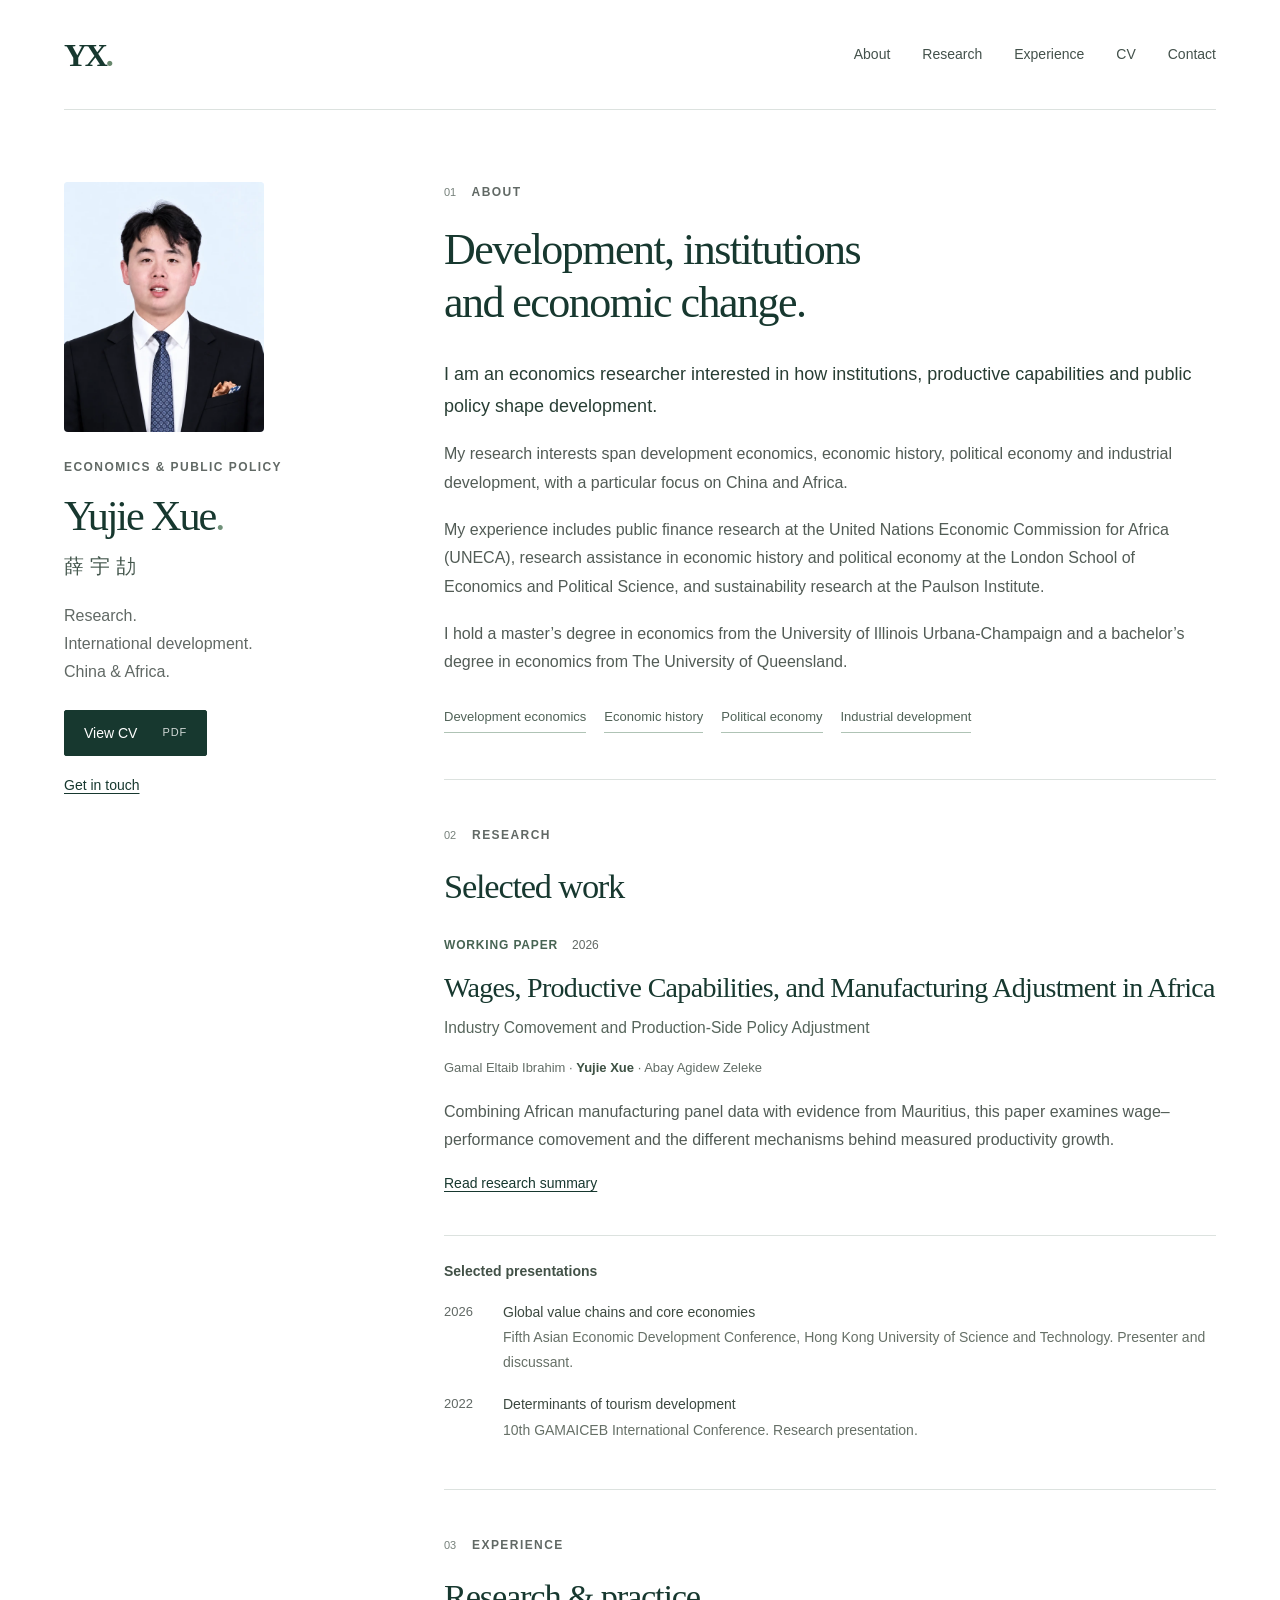
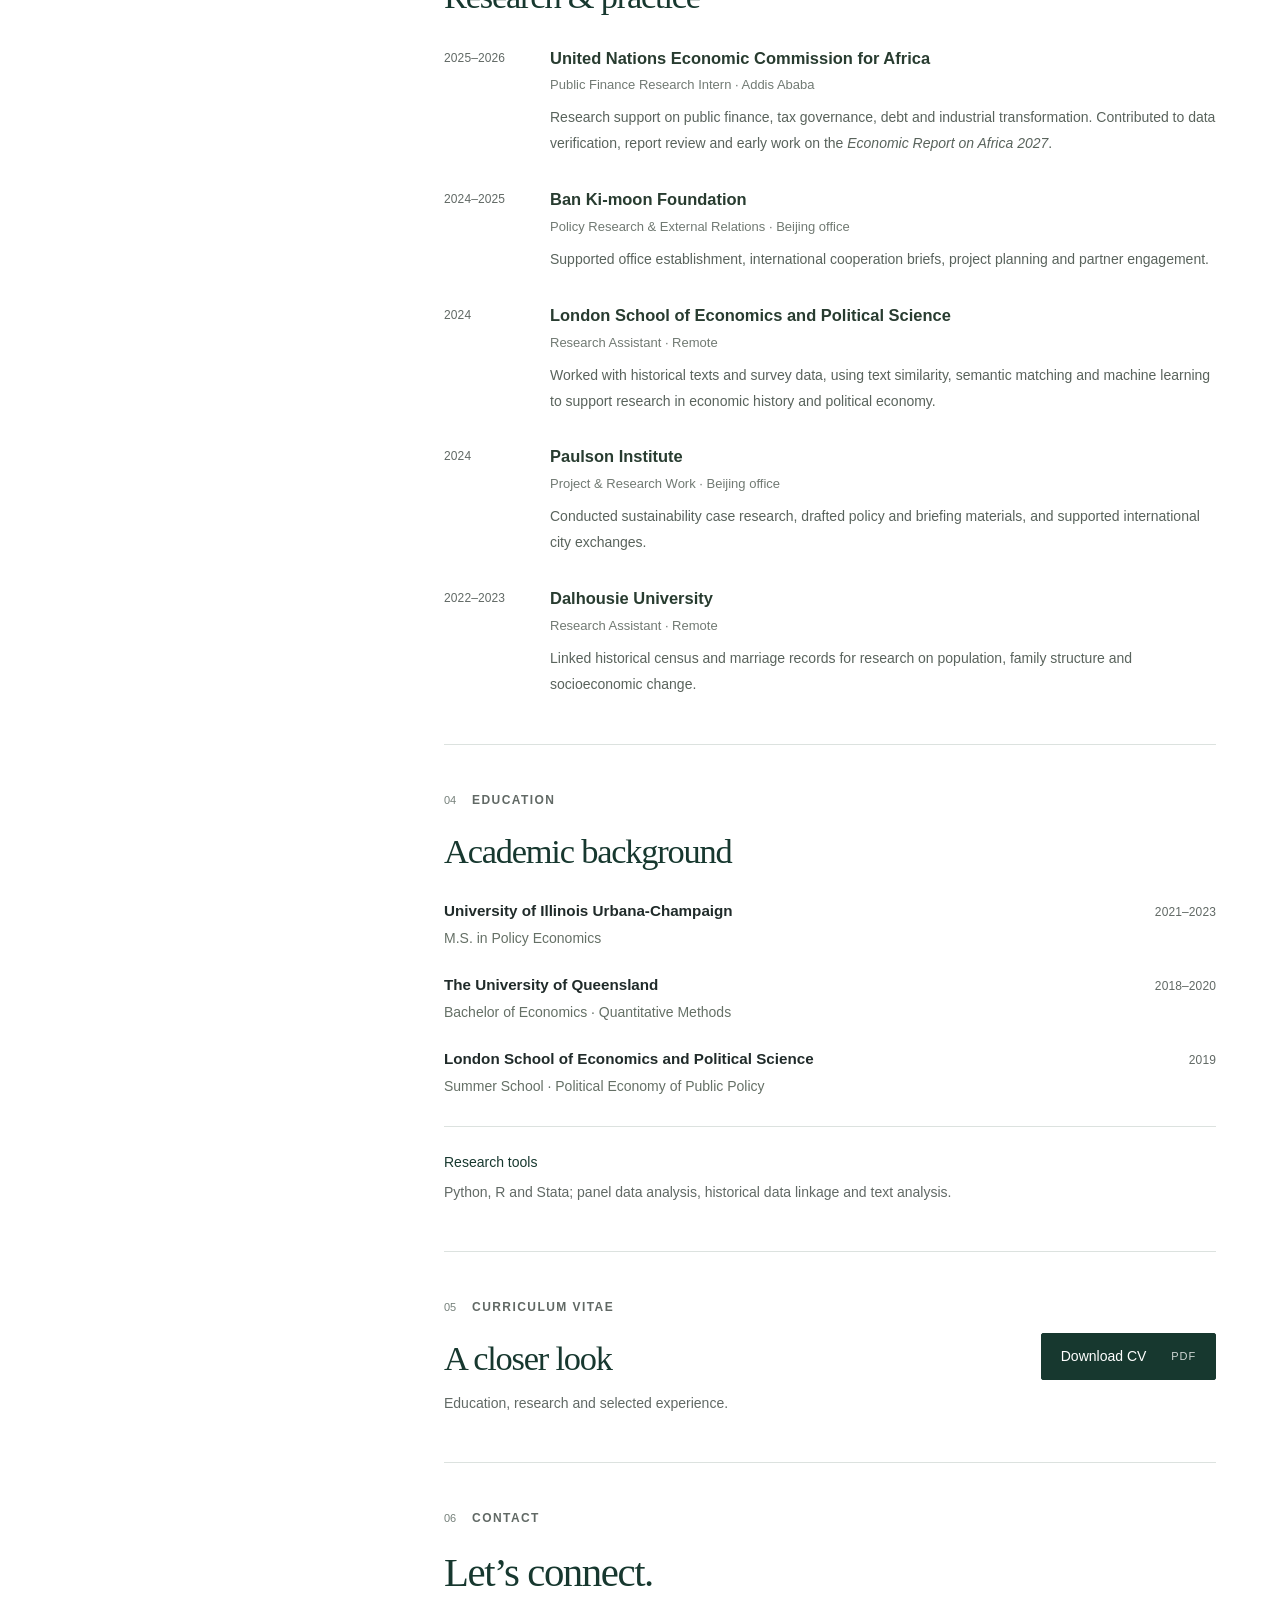
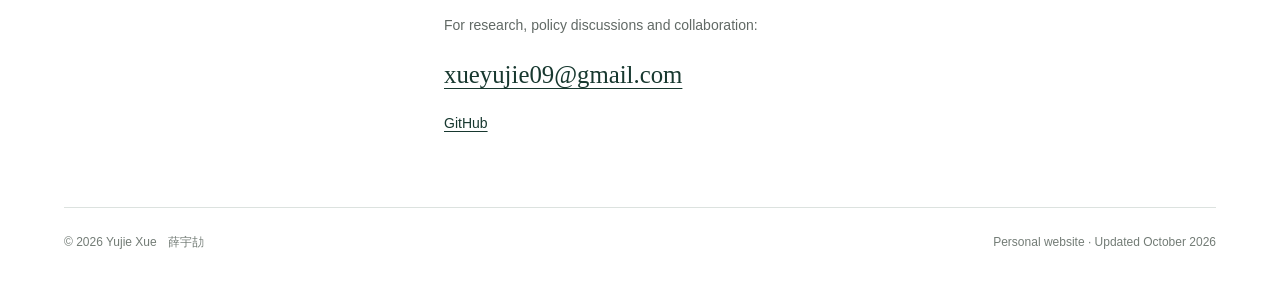
<file: index.html>
<!doctype html>
<html lang="en">
<head>
  <meta charset="utf-8">
  <meta name="viewport" content="width=device-width, initial-scale=1">
  <title>Yujie Xue (薛宇劼) | Economics, Research &amp; International Development</title>
  <meta name="description" content="Yujie Xue (薛宇劼): research in development economics, economic history, political economy and industrial development, with a focus on China and Africa.">
  <meta name="author" content="Yujie Xue">
  <meta name="robots" content="index, follow, max-image-preview:large">
  <meta name="theme-color" content="#17382f">
  <link rel="canonical" href="https://yujie-xue.github.io/">
  <meta property="og:type" content="profile">
  <meta property="og:title" content="Yujie Xue | 薛宇劼">
  <meta property="og:description" content="Economics, research and international development. Research interests in development, economic history, political economy, China and Africa.">
  <meta property="og:url" content="https://yujie-xue.github.io/">
  <meta property="og:site_name" content="Yujie Xue">
  <meta property="og:locale" content="en_US">
  <meta name="twitter:card" content="summary">
  <link rel="icon" href="assets/favicon.svg" type="image/svg+xml">
  <link rel="stylesheet" href="assets/styles.css">
  <script type="application/ld+json">
  {
    "@context": "https://schema.org",
    "@type": "ProfilePage",
    "url": "https://yujie-xue.github.io/",
    "name": "Yujie Xue (薛宇劼)",
    "mainEntity": {
      "@type": "Person",
      "@id": "https://yujie-xue.github.io/#person",
      "name": "Yujie Xue",
      "alternateName": ["薛宇劼"],
      "image": "https://yujie-xue.github.io/assets/yujie-xue-portrait.webp",
      "url": "https://yujie-xue.github.io/",
      "sameAs": ["https://github.com/yujie-xue"],
      "email": "mailto:xueyujie09@gmail.com",
      "alumniOf": [
        {"@type": "CollegeOrUniversity", "name": "University of Illinois Urbana-Champaign"},
        {"@type": "CollegeOrUniversity", "name": "The University of Queensland"}
      ],
      "knowsAbout": ["Development economics", "Economic history", "Political economy", "Industrial development", "China", "Africa"]
    }
  }
  </script>
</head>
<body>
  <a class="skip-link" href="#main">Skip to content</a>
  <header class="site-header">
    <a class="wordmark" href="./" aria-label="Yujie Xue home">YX<span class="wordmark-dot">.</span></a>
    <nav aria-label="Main navigation">
      <a href="#about">About</a>
      <a href="#research">Research</a>
      <a href="#experience">Experience</a>
      <a href="#cv">CV</a>
      <a href="#contact">Contact</a>
    </nav>
  </header>

  <div class="page-layout">
    <aside class="profile profile--portrait" aria-label="Profile">
      <div class="profile-rule"></div>
      <img class="profile-photo" src="assets/yujie-xue-portrait.webp" alt="Portrait of Yujie Xue" width="560" height="700" fetchpriority="high" decoding="async">
      <p class="eyebrow">Economics &amp; public policy</p>
      <h1>Yujie<br> Xue<span class="name-period">.</span></h1>
      <p class="chinese-name" lang="zh-Hans">薛宇劼</p>
      <p class="profile-description">Research. <br>International development. <br>China &amp; Africa.</p>
      <div class="profile-links">
        <a class="button" href="assets/Yujie_Xue_CV.pdf">View CV <span class="button-meta">PDF</span></a>
        <a class="text-link" href="mailto:xueyujie09@gmail.com">Get in touch</a>
      </div>
      <div class="profile-note">
        <span class="eyebrow">Education</span>
        <p>University of Illinois<br>Urbana-Champaign <span class="degree-note">M.S.</span></p>
        <p>The University of Queensland <span class="degree-note">B.Econ.</span></p>
      </div>
    </aside>

    <main id="main">
      <section id="about" class="about-section" aria-labelledby="about-title">
        <p class="section-label"><span>01</span> About</p>
        <h2 id="about-title" class="intro-heading">Development, institutions<br>and economic change.</h2>
        <p class="lead">I am an economics researcher interested in how institutions, productive capabilities and public policy shape development.</p>
        <p>My research interests span development economics, economic history, political economy and industrial development, with a particular focus on China and Africa.</p>
        <p>My experience includes public finance research at the United Nations Economic Commission for Africa (UNECA), research assistance in economic history and political economy at the London School of Economics and Political Science, and sustainability research at the Paulson Institute.</p>
        <p>I hold a master’s degree in economics from the University of Illinois Urbana-Champaign and a bachelor’s degree in economics from The University of Queensland.</p>
        <ul class="interest-list" aria-label="Research interests">
          <li>Development economics</li><li>Economic history</li><li>Political economy</li><li>Industrial development</li>
        </ul>
      </section>

      <section id="research" aria-labelledby="research-title">
        <p class="section-label"><span>02</span> Research</p>
        <h2 id="research-title">Selected work</h2>
        <article class="paper">
          <p class="meta"><span class="paper-type">Working paper</span><span>2026</span></p>
          <h3><a href="research/manufacturing-africa/">Wages, Productive Capabilities, and Manufacturing Adjustment in Africa</a></h3>
          <p class="paper-subtitle">Industry Comovement and Production-Side Policy Adjustment</p>
          <p class="authors">Gamal Eltaib Ibrahim · <strong>Yujie Xue</strong> · Abay Agidew Zeleke</p>
          <p>Combining African manufacturing panel data with evidence from Mauritius, this paper examines wage–performance comovement and the different mechanisms behind measured productivity growth.</p>
          <a class="text-link" href="research/manufacturing-africa/">Read research summary</a>
        </article>
        <div class="presentations">
          <h3 class="small-heading">Selected presentations</h3>
          <div class="presentation-row"><span class="year">2026</span><p><strong>Global value chains and core economies</strong><br>Fifth Asian Economic Development Conference, Hong Kong University of Science and Technology. Presenter and discussant.</p></div>
          <div class="presentation-row"><span class="year">2022</span><p><strong>Determinants of tourism development</strong><br>10th GAMAICEB International Conference. Research presentation.</p></div>
        </div>
      </section>

      <section id="experience" aria-labelledby="experience-title">
        <p class="section-label"><span>03</span> Experience</p>
        <h2 id="experience-title">Research &amp; practice</h2>
        <div class="experience-list">
          <article class="experience-item">
            <p class="date-range">2025–2026</p>
            <div><h3>United Nations Economic Commission for Africa</h3><p class="role">Public Finance Research Intern · Addis Ababa</p><p>Research support on public finance, tax governance, debt and industrial transformation. Contributed to data verification, report review and early work on the <em>Economic Report on Africa 2027</em>.</p></div>
          </article>
          <article class="experience-item">
            <p class="date-range">2024–2025</p>
            <div><h3>Ban Ki-moon Foundation</h3><p class="role">Policy Research &amp; External Relations · Beijing office</p><p>Supported office establishment, international cooperation briefs, project planning and partner engagement.</p></div>
          </article>
          <article class="experience-item">
            <p class="date-range">2024</p>
            <div><h3>London School of Economics and Political Science</h3><p class="role">Research Assistant · Remote</p><p>Worked with historical texts and survey data, using text similarity, semantic matching and machine learning to support research in economic history and political economy.</p></div>
          </article>
          <article class="experience-item">
            <p class="date-range">2024</p>
            <div><h3>Paulson Institute</h3><p class="role">Project &amp; Research Work · Beijing office</p><p>Conducted sustainability case research, drafted policy and briefing materials, and supported international city exchanges.</p></div>
          </article>
          <article class="experience-item">
            <p class="date-range">2022–2023</p>
            <div><h3>Dalhousie University</h3><p class="role">Research Assistant · Remote</p><p>Linked historical census and marriage records for research on population, family structure and socioeconomic change.</p></div>
          </article>
        </div>
      </section>

      <section id="education" aria-labelledby="education-title">
        <p class="section-label"><span>04</span> Education</p>
        <h2 id="education-title">Academic background</h2>
        <div class="education-row"><div><h3>University of Illinois Urbana-Champaign</h3><p>M.S. in Policy Economics</p></div><span class="date-range">2021–2023</span></div>
        <div class="education-row"><div><h3>The University of Queensland</h3><p>Bachelor of Economics · Quantitative Methods</p></div><span class="date-range">2018–2020</span></div>
        <div class="education-row"><div><h3>London School of Economics and Political Science</h3><p>Summer School · Political Economy of Public Policy</p></div><span class="date-range">2019</span></div>
        <p class="methods"><strong>Research tools</strong> Python, R and Stata; panel data analysis, historical data linkage and text analysis.</p>
      </section>

      <section id="cv" class="cv-section" aria-labelledby="cv-title">
        <div><p class="section-label"><span>05</span> Curriculum vitae</p><h2 id="cv-title">A closer look</h2><p>Education, research and selected experience.</p></div>
        <a class="button" href="assets/Yujie_Xue_CV.pdf" download="Yujie_Xue_CV.pdf">Download CV <span class="button-meta">PDF</span></a>
      </section>

      <section id="contact" class="contact-section" aria-labelledby="contact-title">
        <p class="section-label"><span>06</span> Contact</p>
        <h2 id="contact-title">Let’s connect.</h2>
        <p>For research, policy discussions and collaboration:</p>
        <a class="email-link" href="mailto:xueyujie09@gmail.com">xueyujie09@gmail.com</a>
        <a class="contact-github text-link" href="https://github.com/yujie-xue">GitHub</a>
      </section>
    </main>
  </div>
  <footer class="site-footer"><p>© 2026 Yujie Xue <span lang="zh-Hans">薛宇劼</span></p><p>Personal website · Updated October 2026</p></footer>
</body>
</html>
</file>
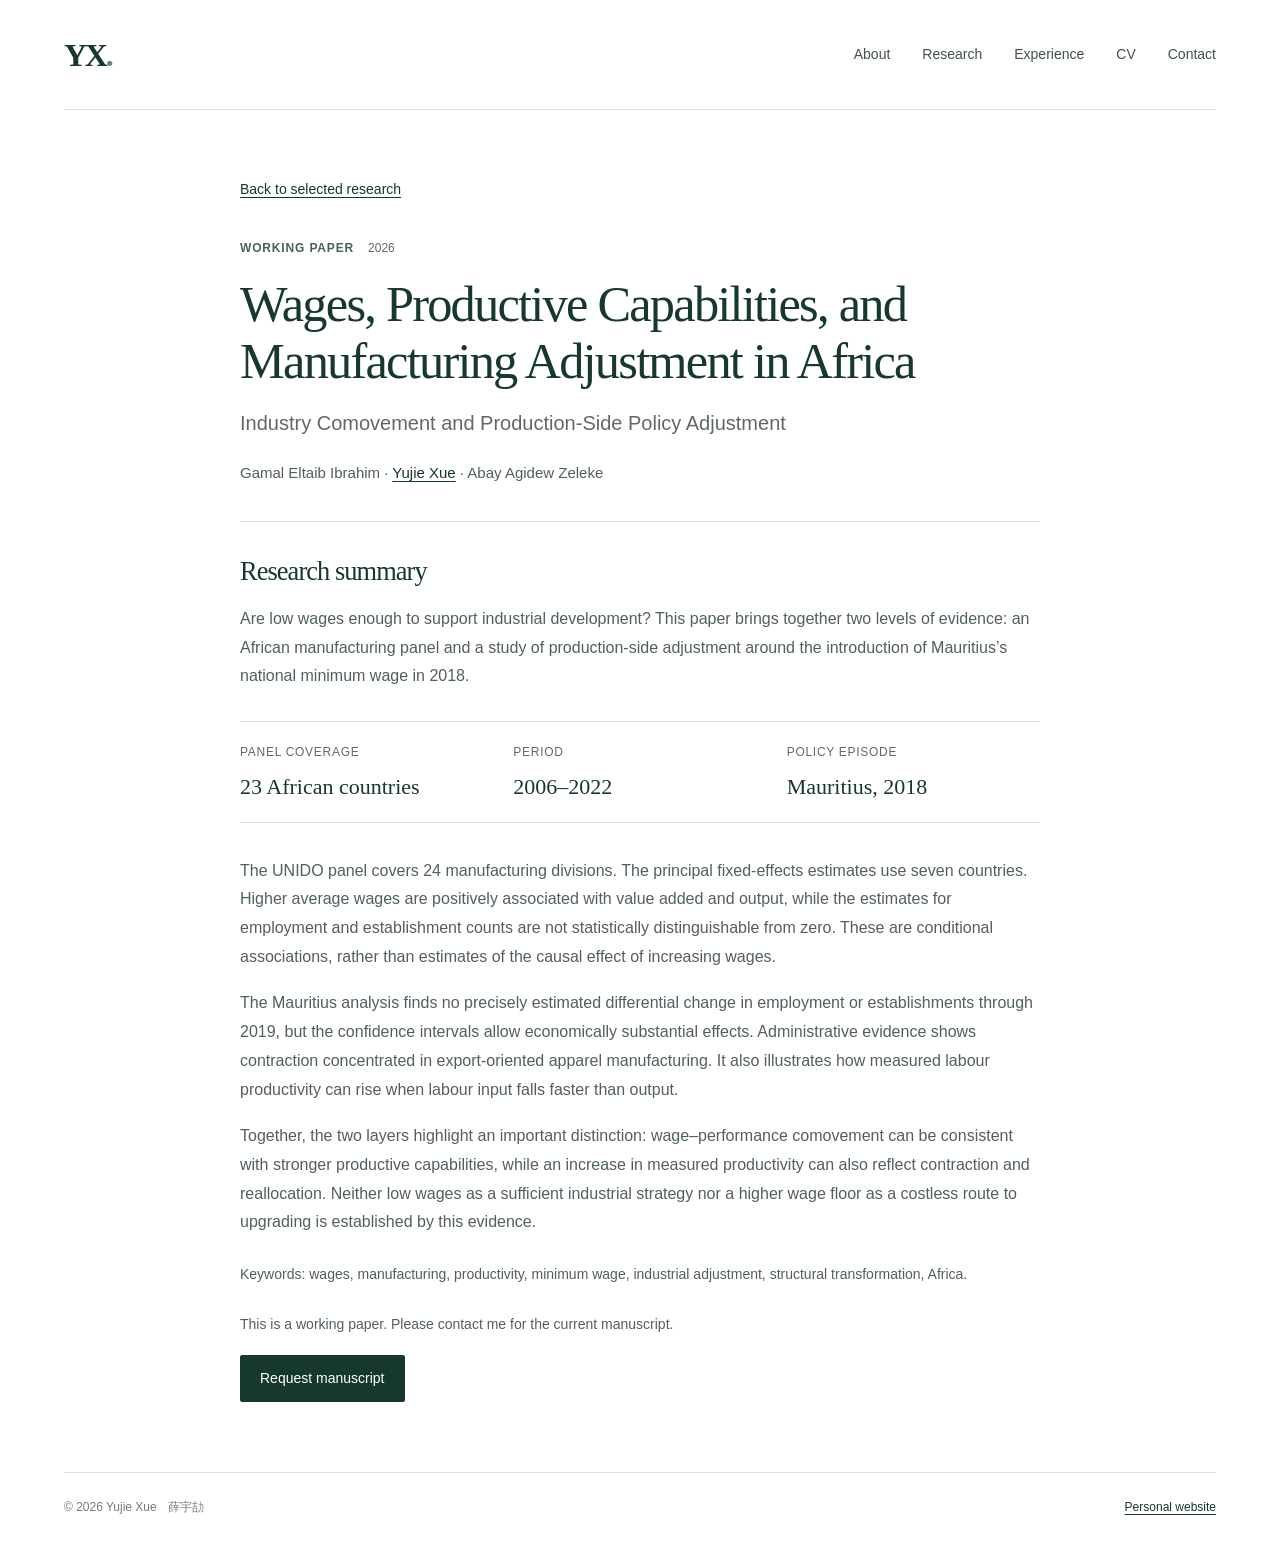
<file: research/manufacturing-africa/index.html>
<!doctype html>
<html lang="en">
<head>
  <meta charset="utf-8">
  <meta name="viewport" content="width=device-width, initial-scale=1">
  <title>Wages &amp; Manufacturing Adjustment in Africa | Yujie Xue</title>
  <meta name="description" content="A working paper by Gamal Eltaib Ibrahim, Yujie Xue and Abay Agidew Zeleke on wages, productive capabilities and manufacturing adjustment in Africa.">
  <meta name="robots" content="index, follow">
  <meta name="theme-color" content="#17382f">
  <link rel="canonical" href="https://yujie-xue.github.io/research/manufacturing-africa/">
  <link rel="icon" href="../../assets/favicon.svg" type="image/svg+xml">
  <link rel="stylesheet" href="../../assets/styles.css">
  <meta property="og:type" content="article">
  <meta property="og:title" content="Wages, Productive Capabilities, and Manufacturing Adjustment in Africa">
  <meta property="og:description" content="Working paper by Gamal Eltaib Ibrahim, Yujie Xue and Abay Agidew Zeleke.">
  <meta property="og:url" content="https://yujie-xue.github.io/research/manufacturing-africa/">
  <meta property="og:site_name" content="Yujie Xue">
  <script type="application/ld+json">
  {
    "@context":"https://schema.org",
    "@type":"ScholarlyArticle",
    "headline":"Wages, Productive Capabilities, and Manufacturing Adjustment in Africa — Industry Comovement and Production-Side Policy Adjustment",
    "author":[
      {"@type":"Person","name":"Gamal Eltaib Ibrahim"},
      {"@type":"Person","name":"Yujie Xue","url":"https://yujie-xue.github.io/","@id":"https://yujie-xue.github.io/#person"},
      {"@type":"Person","name":"Abay Agidew Zeleke"}
    ],
    "url":"https://yujie-xue.github.io/research/manufacturing-africa/",
    "creativeWorkStatus":"Working paper",
    "inLanguage":"en",
    "keywords":["Wages","Manufacturing","Productivity","Minimum wage","Industrial adjustment","Africa"]
  }
  </script>
</head>
<body>
  <a class="skip-link" href="#main">Skip to content</a>
  <header class="site-header"><a class="wordmark" href="../../" aria-label="Yujie Xue home">YX<span class="wordmark-dot">.</span></a><nav aria-label="Main navigation"><a href="../../#about">About</a><a href="../../#research">Research</a><a href="../../#experience">Experience</a><a href="../../#cv">CV</a><a href="../../#contact">Contact</a></nav></header>
  <main id="main" class="article-layout">
    <a class="back-link" href="../../#research">Back to selected research</a>
    <p class="meta"><span class="paper-type">Working paper</span><span>2026</span></p>
    <h1>Wages, Productive Capabilities, and Manufacturing Adjustment in Africa</h1>
    <p class="article-subtitle">Industry Comovement and Production-Side Policy Adjustment</p>
    <p class="article-authors">Gamal Eltaib Ibrahim · <a href="../../">Yujie Xue</a> · Abay Agidew Zeleke</p>
    <div class="article-summary">
      <h2>Research summary</h2>
      <p>Are low wages enough to support industrial development? This paper brings together two levels of evidence: an African manufacturing panel and a study of production-side adjustment around the introduction of Mauritius’s national minimum wage in 2018.</p>
      <dl class="research-facts"><div><dt>Panel coverage</dt><dd>23 African countries</dd></div><div><dt>Period</dt><dd>2006–2022</dd></div><div><dt>Policy episode</dt><dd>Mauritius, 2018</dd></div></dl>
      <p>The UNIDO panel covers 24 manufacturing divisions. The principal fixed-effects estimates use seven countries. Higher average wages are positively associated with value added and output, while the estimates for employment and establishment counts are not statistically distinguishable from zero. These are conditional associations, rather than estimates of the causal effect of increasing wages.</p>
      <p>The Mauritius analysis finds no precisely estimated differential change in employment or establishments through 2019, but the confidence intervals allow economically substantial effects. Administrative evidence shows contraction concentrated in export-oriented apparel manufacturing. It also illustrates how measured labour productivity can rise when labour input falls faster than output.</p>
      <p>Together, the two layers highlight an important distinction: wage–performance comovement can be consistent with stronger productive capabilities, while an increase in measured productivity can also reflect contraction and reallocation. Neither low wages as a sufficient industrial strategy nor a higher wage floor as a costless route to upgrading is established by this evidence.</p>
      <p class="article-note">Keywords: wages, manufacturing, productivity, minimum wage, industrial adjustment, structural transformation, Africa.</p>
      <p class="article-note">This is a working paper. Please contact me for the current manuscript.</p>
      <p><a class="button" href="mailto:xueyujie09@gmail.com?subject=Working%20paper%20request%3A%20Manufacturing%20adjustment%20in%20Africa">Request manuscript</a></p>
    </div>
  </main>
  <footer class="site-footer"><p>© 2026 Yujie Xue <span lang="zh-Hans">薛宇劼</span></p><p><a href="../../">Personal website</a></p></footer>
</body>
</html>
</file>
<file: assets/styles.css>
:root{--ink:#202b2a;--muted:#616965;--green:#17382f;--line:#dce2df;--paper:#fff;--wash:#f4f7f5;--accent:#356d56;--serif:Georgia,'Times New Roman','Noto Serif CJK SC',serif;--sans:Inter,-apple-system,BlinkMacSystemFont,'Segoe UI',Arial,'Microsoft YaHei',sans-serif}
*{box-sizing:border-box}
html{scroll-behavior:smooth;scroll-padding-top:3rem}
body{margin:0;color:var(--ink);background:var(--paper);font-family:var(--sans);font-size:16px;line-height:1.8;-webkit-font-smoothing:antialiased}
a{color:var(--green);text-decoration-thickness:1px;text-underline-offset:.22em}
a:hover{color:var(--accent)}
a:focus-visible,button:focus-visible{outline:3px solid #b06515;outline-offset:5px;border-radius:2px}
::selection{background:#dfeade;color:var(--green)}
h1,h2,h3,p{margin:0}
h1,h2{font-family:var(--serif);font-weight:400;letter-spacing:-.035em;line-height:1.15}
h2{font-size:2.15rem;color:var(--green);margin:0 0 1.8rem}
h3{font-size:1.03rem;line-height:1.5;font-weight:600}
p+p{margin-top:1.1rem}
.site-header,.page-layout,.site-footer{width:min(1152px,calc(100% - 112px));margin-inline:auto}
.site-header{height:110px;display:flex;align-items:center;justify-content:space-between;border-bottom:1px solid var(--line);gap:2rem}
.wordmark{font-family:var(--serif);font-size:2rem;font-weight:700;letter-spacing:-.07em;text-decoration:none;line-height:1;min-width:58px}
.wordmark-dot{color:#67876c}
nav{display:flex;gap:2rem;align-items:center;flex-wrap:wrap}
nav a{font-size:.875rem;text-decoration:none;color:#43514b}
nav a:hover{text-decoration:underline}
.page-layout{display:grid;grid-template-columns:280px minmax(0,1fr);column-gap:100px;align-items:start;padding-top:72px}
.profile{position:sticky;top:45px;padding-bottom:40px}
.profile-rule{width:44px;height:3px;background:var(--green);margin-bottom:29px}
.eyebrow,.section-label{font-size:.75rem;font-weight:600;letter-spacing:.12em;text-transform:uppercase;line-height:1.7;color:var(--muted)}
.profile h1{font-size:5rem;line-height:.99;color:var(--green);margin:24px 0 17px;letter-spacing:-.06em}
.name-period{color:#709179}
.chinese-name{font-size:1.45rem;font-weight:400;letter-spacing:.3em;line-height:1.6;color:#43564c;margin:0}
.profile-description{line-height:1.75;color:var(--muted);margin-top:30px;font-size:1rem}
.profile-links{display:flex;flex-direction:column;align-items:flex-start;gap:18px;margin-top:31px}
.button{display:inline-flex;align-items:center;justify-content:center;gap:25px;background:var(--green);color:#fff;border:1px solid var(--green);padding:11px 19px;font-size:.875rem;line-height:1.6;text-decoration:none;border-radius:2px;transition:background .15s}
.button:hover{background:#2b5042;color:#fff}
.button-meta{font-size:.6875rem;letter-spacing:.08em;opacity:.8}
.text-link{font-size:.875rem;font-weight:500;line-height:1.7}
.profile-note{border-top:1px solid var(--line);padding-top:24px;margin-top:42px;max-width:240px;font-size:.8125rem;line-height:1.7;color:var(--muted)}
.profile-note p{margin-top:12px}
.degree-note{font-size:.75rem;display:inline-block;color:var(--green);margin-left:4px}
main{min-width:0}
main section{padding:45px 0 46px;border-bottom:1px solid var(--line)}
main .about-section{padding-top:0;padding-bottom:46px}
.section-label{margin-bottom:22px;font-size:.75rem}
.section-label span{font-size:.6875rem;margin-right:11px;color:#76817b;letter-spacing:0;font-weight:400}
.intro-heading{font-size:2.75rem;line-height:1.2;margin-top:19px;margin-bottom:28px}
.lead{font-size:1.125rem;line-height:1.8;color:#283e34}
.about-section>p:not(.section-label):not(.lead){color:#525c56}
.interest-list{list-style:none;display:flex;flex-wrap:wrap;gap:9px 18px;padding:0;margin:28px 0 0;font-size:.8125rem;color:#506257}
.interest-list li{border-bottom:1px solid #afc3b5;padding-bottom:3px}
.meta{display:flex;align-items:center;gap:14px;font-size:.75rem;color:var(--muted);line-height:1.7}
.paper-type{text-transform:uppercase;letter-spacing:.07em;font-weight:600;color:#476453}
.paper h3{font-family:var(--serif);font-size:1.75rem;font-weight:400;line-height:1.3;letter-spacing:-.025em;margin:14px 0 8px}
.paper h3 a{text-decoration:none}
.paper h3 a:hover{text-decoration:underline;text-decoration-thickness:1px}
.paper-subtitle{font-size:.975rem;color:#56655b;margin-top:0}
.authors{font-size:.8125rem;color:#626d66;margin-top:14px}
.authors strong{font-weight:600;color:#3d5143}
.paper>p:not(.meta):not(.paper-subtitle):not(.authors){margin-top:18px;color:#525c56}
.paper>.text-link{display:inline-block;margin-top:17px}
.presentations{margin-top:37px;padding-top:25px;border-top:1px solid var(--line)}
.small-heading{font-size:.875rem;margin-bottom:18px;color:#425147}
.presentation-row{display:grid;grid-template-columns:43px 1fr;gap:16px;font-size:.875rem;line-height:1.8;margin-top:17px;color:#667067}
.presentation-row strong{font-weight:500;color:#3c4940}
.year{font-size:.8125rem;font-variant-numeric:tabular-nums;color:var(--muted)}
.experience-list{display:grid;gap:30px}
.experience-item{display:grid;grid-template-columns:87px 1fr;gap:19px}
.date-range{font-size:.75rem;letter-spacing:.01em;color:var(--muted);white-space:nowrap;line-height:2.05}
.experience-item h3{margin-bottom:4px;color:#283c30}
.role{font-size:.8125rem;color:#717a73;line-height:1.7}
.experience-item p+p{margin-top:9px;font-size:.875rem;color:#59635c;line-height:1.85}
.education-row{display:flex;justify-content:space-between;gap:25px;margin-top:23px}
.education-row h3{font-size:.95rem}
.education-row p{font-size:.875rem;color:#657066;margin-top:3px}
.methods{font-size:.875rem;color:var(--muted);margin-top:27px;padding-top:23px;border-top:1px solid var(--line)}
.methods strong{display:block;margin-bottom:4px;font-weight:500;color:var(--green)}
main .cv-section{display:flex;align-items:center;justify-content:space-between;gap:24px}
.cv-section h2{margin-bottom:12px}
.cv-section .button{flex-shrink:0}
.cv-section p:not(.section-label){font-size:.875rem;color:var(--muted)}
main .contact-section{border-bottom:0;padding-bottom:72px}
.contact-section h2{font-size:2.55rem;margin-bottom:16px}
.contact-section p:not(.section-label){color:var(--muted);font-size:.875rem}
.email-link{display:inline-block;font-family:var(--serif);font-size:1.55rem;line-height:1.5;margin-top:18px;word-break:break-word;text-decoration-thickness:1px}
.contact-github{display:block;width:fit-content;margin-top:18px}
.site-footer{display:flex;align-items:center;justify-content:space-between;gap:20px;border-top:1px solid var(--line);padding:25px 0 35px;color:#737c76;font-size:.75rem;line-height:1.6}
.site-footer p+p{margin:0}
.site-footer span{margin-left:8px}
.skip-link{position:fixed;top:-100px;left:1rem;padding:.7rem 1rem;background:#fff;border:1px solid var(--green);z-index:20}
.skip-link:focus{top:1rem}
.article-layout{max-width:800px;margin:0 auto;padding:65px 0 70px}
.back-link{font-size:.875rem;display:inline-block;margin-bottom:36px}
.article-layout h1{font-size:3.15rem;line-height:1.14;letter-spacing:-.035em;color:var(--green);margin:17px 0}
.article-subtitle{font-size:1.25rem;line-height:1.6;color:var(--muted)}
.article-authors{font-size:.9375rem;margin-top:20px;color:#526157}
.article-summary{border-top:1px solid var(--line);padding-top:34px;margin-top:35px}
.article-summary h2{font-size:1.65rem;margin-bottom:18px}
.article-summary p{color:#526157}
.research-facts{display:grid;grid-template-columns:repeat(3,1fr);border-block:1px solid var(--line);padding:20px 0;gap:20px;margin:30px 0 34px}
.research-facts dt{font-size:.75rem;letter-spacing:.06em;text-transform:uppercase;color:var(--muted)}
.research-facts dd{margin:8px 0 0;font-family:var(--serif);font-size:1.375rem;color:var(--green);line-height:1.35}
.article-note{font-size:.875rem;color:var(--muted);margin-top:25px}
.not-found{max-width:680px;min-height:60vh;margin:70px auto;padding:0 24px}
.not-found h1{font-size:3.5rem;color:var(--green);margin-bottom:25px}
.not-found p{margin-bottom:25px}
@media(min-width:1600px){.page-layout{padding-top:86px}}
@media(max-width:1100px){.site-header,.page-layout,.site-footer{width:calc(100% - 72px)}.page-layout{grid-template-columns:235px minmax(0,1fr);column-gap:60px}.profile h1{font-size:4.6rem}.intro-heading{font-size:2.4rem}.article-layout{max-width:720px;padding-inline:0}}
@media(max-width:850px){.page-layout{grid-template-columns:200px minmax(0,1fr);column-gap:40px}.profile h1{font-size:4rem}.intro-heading{font-size:2.1rem}.experience-item{grid-template-columns:1fr;gap:4px}.education-row{flex-direction:column;gap:4px}.cv-section{flex-direction:column;align-items:flex-start!important}.profile-note{font-size:.75rem}.article-layout{margin-inline:36px}.article-layout h1{font-size:2.65rem}nav{gap:1.35rem}}
@media(max-width:680px){.site-header,.page-layout,.site-footer{width:calc(100% - 40px)}.site-header{height:auto;min-height:92px;align-items:center;gap:22px;padding-block:20px}.wordmark{min-width:42px;font-size:1.85rem}nav{gap:7px 17px;justify-content:flex-end}nav a{font-size:.8125rem}.page-layout{display:block;padding-top:36px}.profile{position:static;display:grid;grid-template-columns:1fr auto;column-gap:22px;padding-bottom:36px;border-bottom:1px solid var(--line)}.profile-rule{grid-column:1/-1;margin-bottom:22px;width:34px}.profile>.eyebrow{grid-column:1/-1}.profile h1{grid-column:1;font-size:3.55rem;line-height:1.07;margin:13px 0 7px;white-space:nowrap}.profile h1 br{display:none}.chinese-name{grid-column:1;font-size:1.125rem}.profile-description{grid-column:1/-1;font-size:.875rem;margin-top:18px}.profile-description br{display:none}.profile-links{grid-column:1/-1;flex-direction:row;align-items:center;gap:24px;margin-top:22px}.profile-note{display:none}main .about-section{padding-top:37px}main section{padding-block:36px}.intro-heading{font-size:2.2rem;margin-top:12px;margin-bottom:23px}.section-label{margin-bottom:18px}.lead{font-size:1.0625rem}.about-section>p:not(.section-label):not(.lead){font-size:.9375rem}h2{font-size:1.85rem;margin-bottom:24px}.paper h3{font-size:1.55rem}.paper-subtitle{font-size:.9375rem}.authors{font-size:.75rem}.paper>p:not(.meta):not(.paper-subtitle):not(.authors){font-size:.9375rem}.experience-item{gap:5px}.experience-list{gap:26px}.education-row{margin-top:20px}.site-footer{align-items:flex-start;flex-direction:column;gap:8px;padding-bottom:28px}.email-link{font-size:1.4rem}.contact-section h2{font-size:2.2rem}main .contact-section{padding-bottom:47px}.article-layout{margin-inline:20px;padding-top:32px}.article-layout h1{font-size:2.25rem}.article-subtitle{font-size:1.1rem}.article-authors{font-size:.875rem}.research-facts{grid-template-columns:1fr;gap:18px}.research-facts dd{margin-top:3px}.back-link{margin-bottom:27px}}
@media(prefers-reduced-motion:reduce){html{scroll-behavior:auto}.button{transition:none}}
@media print{body{font-size:11pt}.site-header,nav,.profile-links,.cv-section,.site-footer,.skip-link{display:none!important}.page-layout{display:block;width:100%;padding:0}.profile{position:static;border:0;padding-bottom:20px}.profile h1{font-size:32pt}.profile h1 br{display:none}.profile-description,.profile-note{display:none}.profile h1,.chinese-name{display:inline}.chinese-name{margin-left:14pt}.profile-rule,.profile>.eyebrow{display:none}main section{padding:15pt 0}.section-label{margin-bottom:10pt}h2{font-size:19pt}.intro-heading{font-size:23pt}a{text-decoration:none;color:inherit}.experience-item,.paper,.education-row{break-inside:avoid}.article-layout{max-width:100%;padding:0}main .contact-section{padding-bottom:0}}

/* Profile portrait */
.profile-photo{display:block;width:200px;max-width:100%;height:auto;aspect-ratio:4/5;object-fit:contain;border-radius:4px;margin:0 0 25px;background:#e9f3fc}
.profile--portrait .profile-rule,.profile--portrait .profile-note{display:none}
.profile.profile--portrait h1{font-size:clamp(2.1rem,3.3vw,3rem);line-height:1.1;margin:16px 0 10px;letter-spacing:-.05em}
.profile--portrait h1 br{display:none}
.profile--portrait .chinese-name{font-size:1.25rem}
.profile--portrait .profile-description{margin-top:20px}
.profile--portrait .profile-links{margin-top:24px}
@media(max-width:680px){
 .profile.profile--portrait{grid-template-columns:minmax(0,1fr) 112px;grid-template-areas:"eyebrow eyebrow" "name photo" "chinese photo" "description description" "links links";column-gap:20px}
 .profile--portrait>.eyebrow{grid-area:eyebrow;margin-bottom:18px}
 .profile--portrait .profile-photo{grid-area:photo;width:112px;margin:0;align-self:start}
 .profile.profile--portrait h1{grid-area:name;align-self:end;font-size:clamp(1.75rem,7.5vw,2.3rem);margin:0 0 8px;white-space:normal}
 .profile--portrait .chinese-name{grid-area:chinese;align-self:start;font-size:1.125rem}
 .profile--portrait .profile-description{grid-area:description;margin-top:22px}
 .profile--portrait .profile-links{grid-area:links}
}
@media(max-width:360px){.profile.profile--portrait{grid-template-columns:minmax(0,1fr) 96px;column-gap:16px}.profile--portrait .profile-photo{width:96px}}
@media(min-width:681px) and (max-height:800px){.profile--portrait{position:static}}
@media print{.profile-photo{width:80px;float:right;margin:0 0 12pt 14pt}.profile.profile--portrait h1{font-size:26pt}}
</file>
